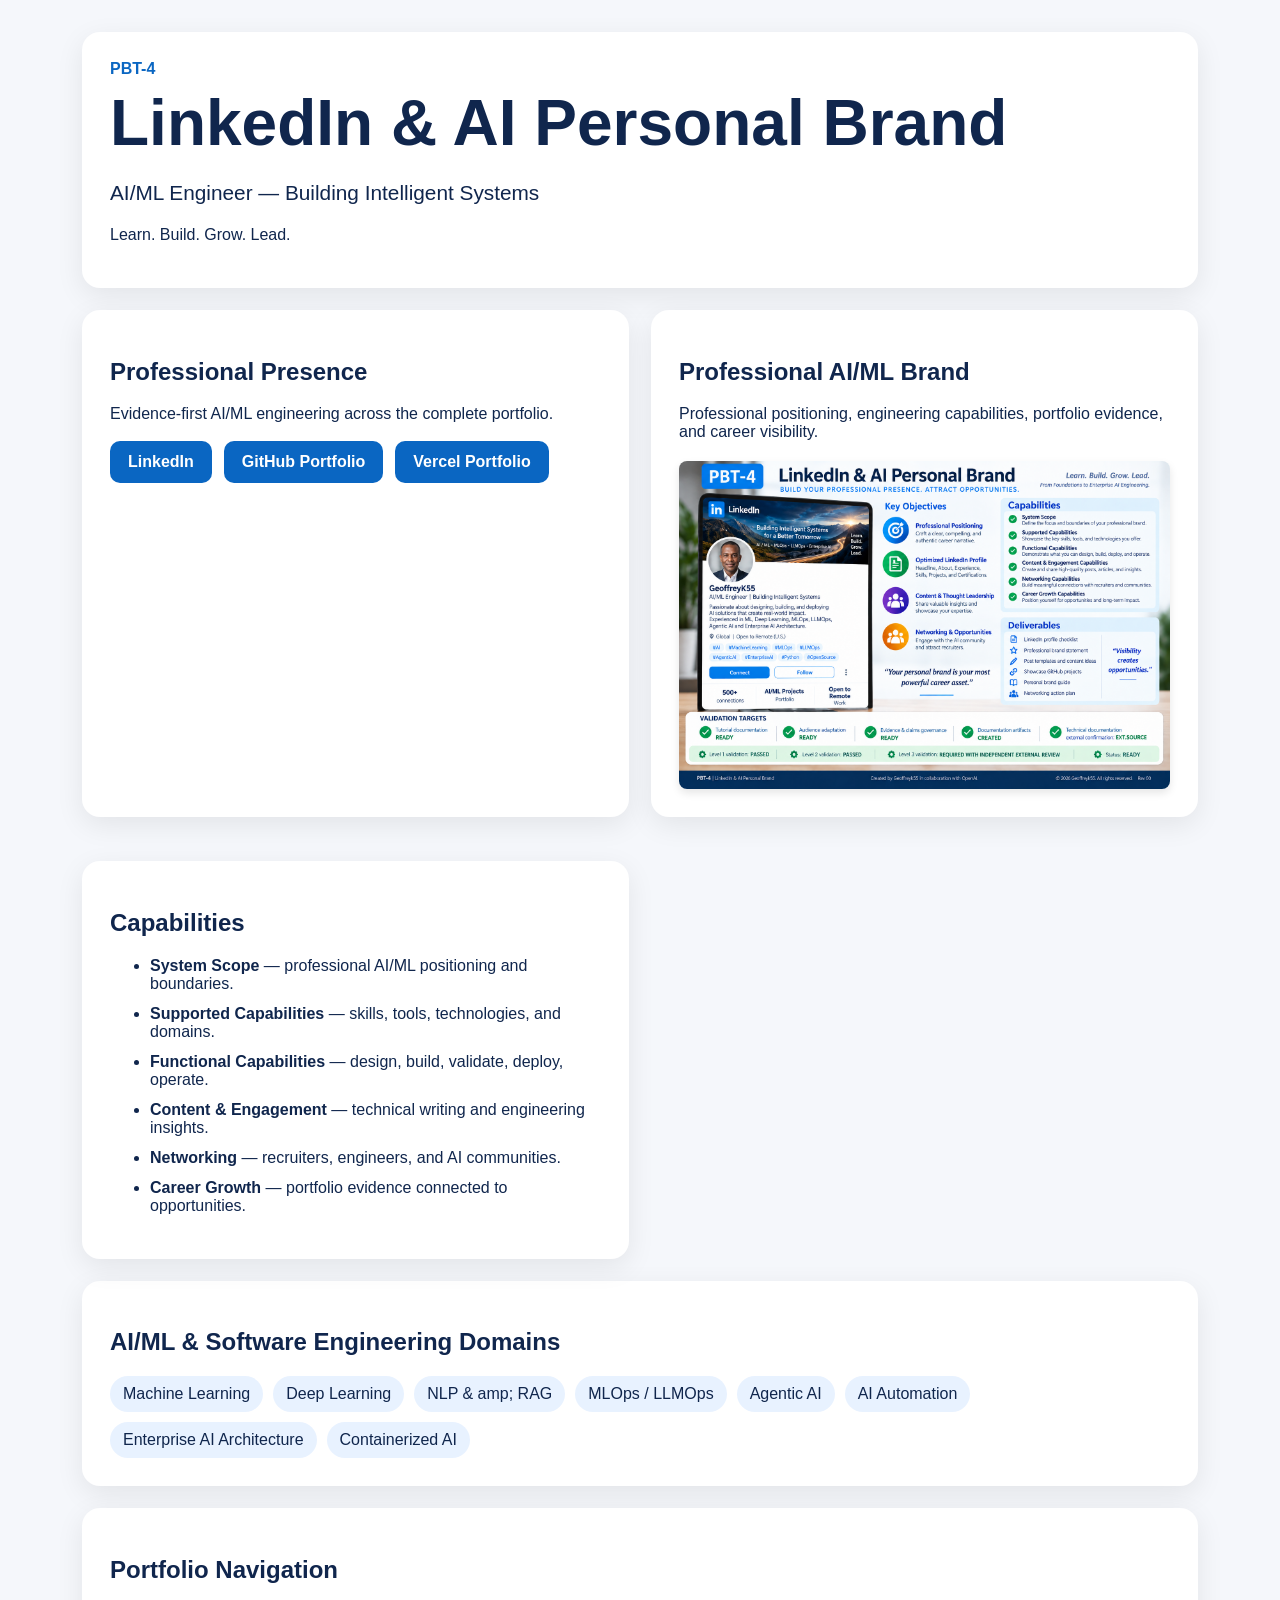
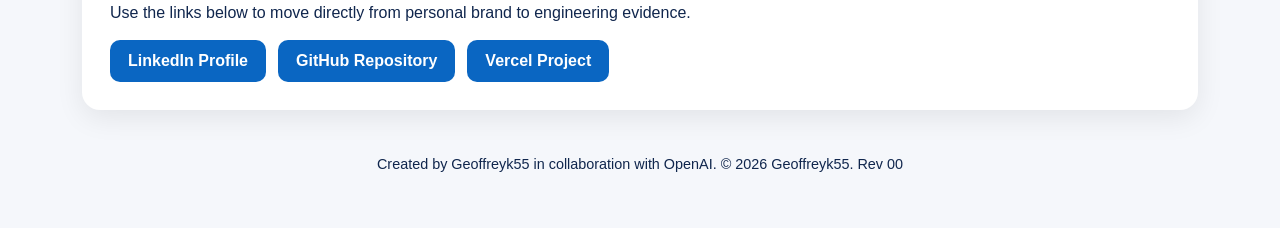
<file: index.html>
<!doctype html>
<html lang="en">
<head>
  <meta charset="utf-8">
  <meta name="viewport" content="width=device-width, initial-scale=1">
  <title>Geoffreyk55 | AI/ML Engineer</title>
  <link rel="stylesheet" href="styles.css">
</head>
<body>
  <main class="page">
    <header class="hero">
      <div>
        <span class="tag">PBT-4</span>
        <h1>LinkedIn & AI Personal Brand</h1>
        <p class="lead">AI/ML Engineer — Building Intelligent Systems</p>
        <p>Learn. Build. Grow. Lead.</p>
      </div>
    </header>

    <section class="grid">
      <article class="card profile">
        <h2>Professional Presence</h2>
        <p>Evidence-first AI/ML engineering across the complete portfolio.</p>
        <div class="buttons">
          <a href="https://www.linkedin.com/in/alain-geof-kouza-95023a40/" target="_blank" rel="noopener noreferrer">LinkedIn</a>
          <a href="https://github.com/Geoffreyk55/PBT_2_Vercel_Portfolio_Website" target="_blank" rel="noopener noreferrer">GitHub Portfolio</a>
          <a href="https://vercel.com/geoffreyk55s-projects/pbt-2-vercel-portfolio-website" target="_blank" rel="noopener noreferrer">Vercel Portfolio</a>
        </div>
      </article>
      <!-- =====================================================
         PROFESSIONAL RAND VISUAL          
         =====================================================--- -->
    
    <section class="card visual-section" id="brand">
    <h2>Professional AI/ML Brand</h2>

    <p>
        Professional positioning, engineering capabilities,
        portfolio evidence, and career visibility.
    </p>

    <div class="brand-image-wrapper">
        <img 
            src="./assets/linkedin-ai-brand%20...png" 
            alt="LinkedIn and AI Personal Brand professional infographic"
            class="brand-image"
        />
    </div>
      <style>
        .brand-image-wrapper {
            display: flex;
            justify-content: center;
            align-items: center;
            margin-top: 20px;
        }

        .brand-image {
            max-width: 100%;
            height: auto;
            border-radius: 8px;
            box-shadow: 0 4px 8px rgba(0, 0, 0, 0.1);
        }
      </style>
    </section>

      <article class="card">
        <h2>Capabilities</h2>
        <ul>
          <li><strong>System Scope</strong> — professional AI/ML positioning and boundaries.</li>
          <li><strong>Supported Capabilities</strong> — skills, tools, technologies, and domains.</li>
          <li><strong>Functional Capabilities</strong> — design, build, validate, deploy, operate.</li>
          <li><strong>Content & Engagement</strong> — technical writing and engineering insights.</li>
          <li><strong>Networking</strong> — recruiters, engineers, and AI communities.</li>
          <li><strong>Career Growth</strong> — portfolio evidence connected to opportunities.</li>
        </ul>
      </article>
    </section>

    <section class="card">
      <h2>AI/ML & Software Engineering Domains</h2>
      <div class="domains">
        <span>Machine Learning</span><span>Deep Learning</span><span>NLP & amp; RAG</span><span>MLOps / LLMOps</span><span>Agentic AI</span><span>AI Automation</span><span>Enterprise AI Architecture</span><span>Containerized AI</span>
      </div>
    </section>

    <section class="card">
      <h2>Portfolio Navigation</h2>
      <p>Use the links below to move directly from personal brand to engineering evidence.</p>
      <div class="buttons">
        <a href="https://www.linkedin.com/in/alain-geof-kouza-95023a40/" target="_blank" rel="noopener noreferrer">LinkedIn Profile</a>
        <a href="https://github.com/Geoffreyk55/PBT_2_Vercel_Portfolio_Website" target="_blank" rel="noopener noreferrer">GitHub Repository</a>
        <a href="https://vercel.com/geoffreyk55s-projects/pbt-2-vercel-portfolio-website" target="_blank" rel="noopener noreferrer">Vercel Project</a>
      </div>
    </section>

    <footer>    
      Created by Geoffreyk55 in collaboration with OpenAI. © 2026 Geoffreyk55.
      Rev 00
    </footer>
  </main>
  <script src="script.js"></script>
</body>
</html>
</file>
<file: styles.css>
* { box-sizing: border-box; }
body {
  margin: 0; font-family: Arial, sans-serif; background: #f5f7fb; color: #10264d;
}
.page { max-width: 1180px; margin: auto; padding: 32px; }
.hero, .card {
  background: white; border-radius: 18px; padding: 28px; margin-bottom: 22px;
  box-shadow: 0 8px 28px rgba(0,0,0,.08);
}
.tag { font-weight: 800; color: #0a66c2; }
h1 { font-size: clamp(2rem, 5vw, 4rem); margin: 8px 0; }
.lead { font-size: 1.3rem; }
.grid { display: grid; grid-template-columns: repeat(2,1fr); gap: 22px; }
.buttons { display: flex; gap: 12px; flex-wrap: wrap; margin-top: 18px; }
.buttons a {
  background: #0a66c2; color: white; text-decoration: none;
  padding: 12px 18px; border-radius: 10px; font-weight: 700;
}
.domains { display: flex; gap: 10px; flex-wrap: wrap; }
.domains span { background: #e8f2ff; padding: 9px 13px; border-radius: 999px; }
li { margin-bottom: 12px; }
footer { text-align: center; padding: 24px; font-size: .9rem; }
@media (max-width: 760px) { .grid { grid-template-columns: 1fr; } .page { padding: 16px; } }
</file>
